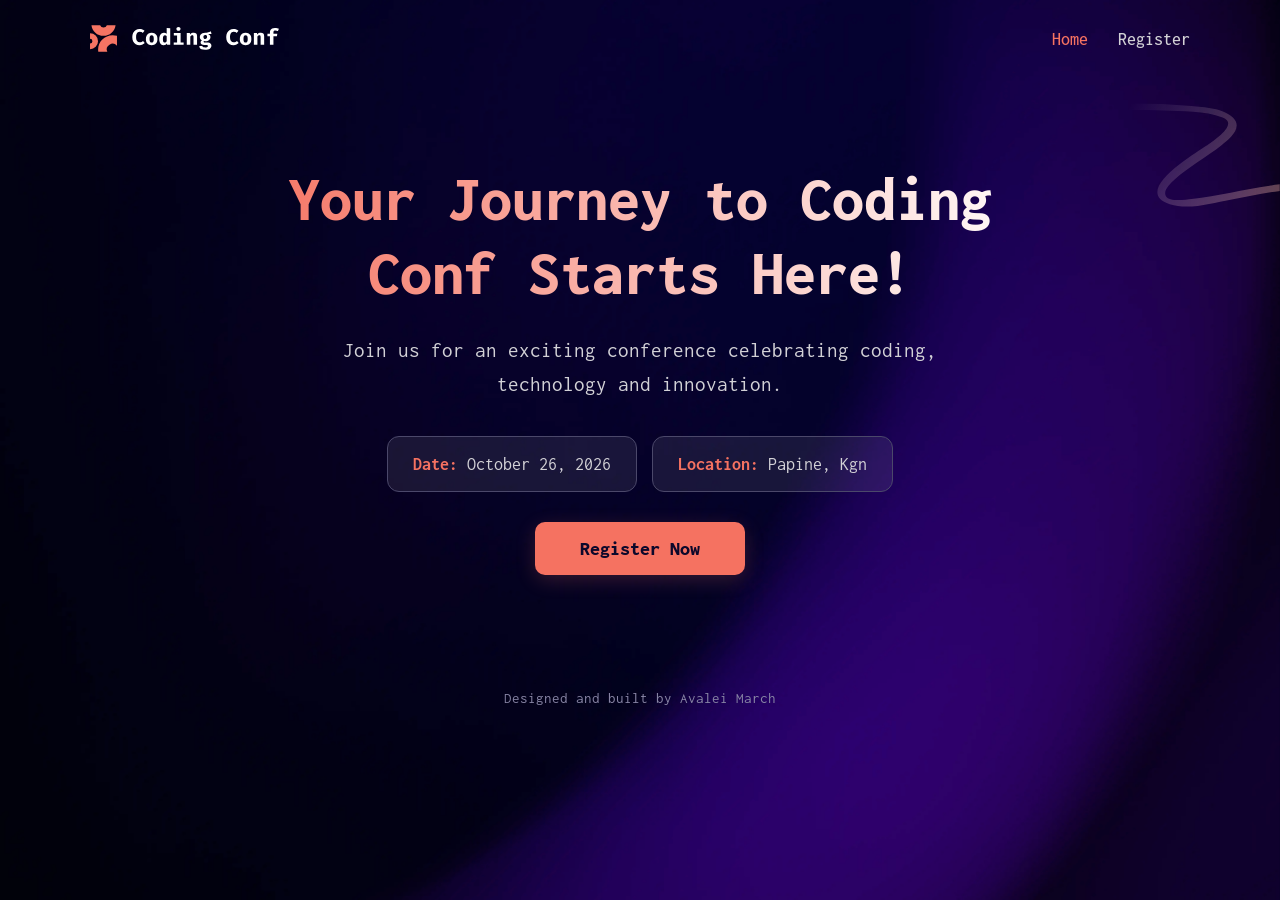
<file: HTML/index.html>
<!DOCTYPE html>
<html lang="en">

<head>
    <meta charset="UTF-8">
    <meta name="viewport" content="width=device-width, initial-scale=1.0">
        
    <title>Coding Conf</title>
        
    <link rel="icon" type="image/png"
        href="../assets/images/favicon-32x32.png">

    <link href="https://fonts.googleapis.com/css2?family=Inconsolata:wght@400;500;700;800&display=swap"
    rel="stylesheet">

    <link rel="stylesheet" href="../css/style.css">
</head>
    
<body>
    
    <header class="site-header">

        <nav class="navBar" aria-label="Main navigation">

            <a href="index.html" class="logo">
                <img src="../assets/images/logo-full.svg" alt="Coding Conf logo">
            </a>

            <ul class="nav-links">
                
                <li>
                    <a href="index.html" class="active">
                        Home
                    </a>
                </li>
                
                <li>
                    <a href="login.html">
                        Register
                    </a>
                </li>
            </ul>
        </nav
        
    </header>

    <main>

        <section class="hero">

            <h1>
                Your Journey to Coding Conf Starts Here!
            </h1>

            <p class="hero-description">
                Join us for an exciting conference celebrating coding, technology and innovation.
            </p>
            
            <div class="event-details">
                
                <p>
                    <strong>Date:</strong>
                    October 26, 2026
                </p>

                <p>
                    <strong>Location:</strong>
                    Papine, Kgn
                </p>
            </div>
           
            <a href="login.html" class="register-btn">
                Register Now
            </a>
        </section>
    </main>
    
    <footer class="site-footer">

        <p>Designed and built by Avalei March</p>
        
    </footer>

</body>
</html>
</file>
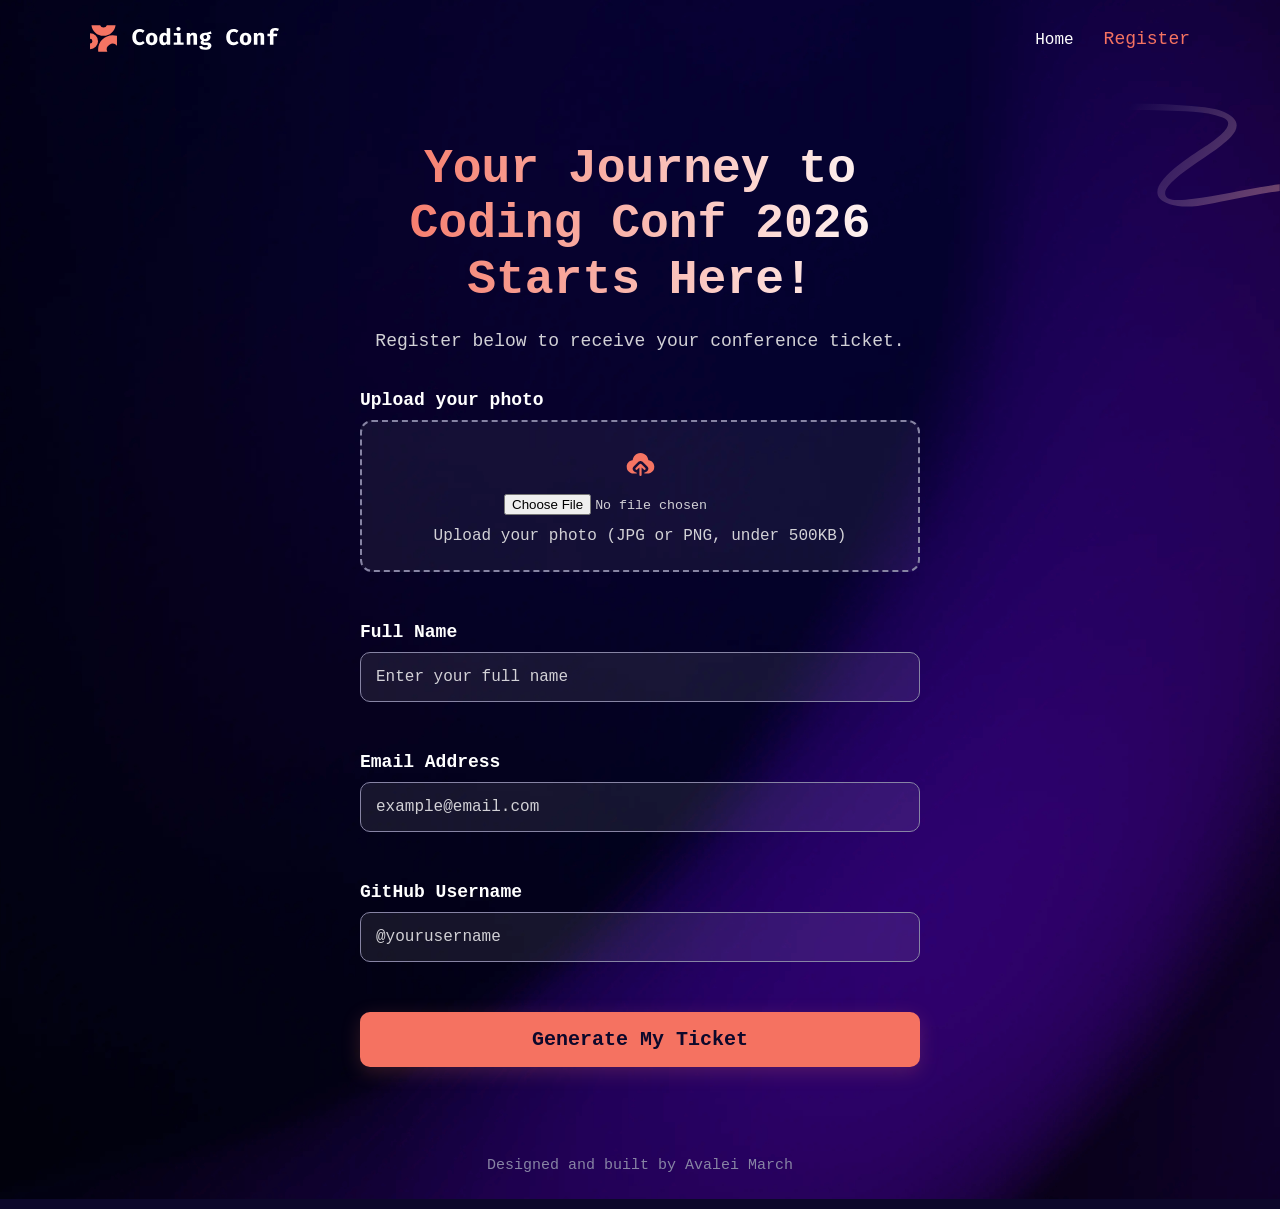
<file: HTML/login.html>
<!DOCTYPE html>
<html lang="en">
    <head>
        <meta charset="UTF-8">
        <meta name="viewport" content="width=device-width, initial-scale=1">
        <title>Coding Conf | Register</title>
        <link rel="icon" type="image/png" href="../assets/images/favicon-32x32.png">
        <link rel="stylesheet" href="../css/style.css">

        <script src="../js/validation.js" defer></script>
    </head>

    <body>
        <header class="site-header">
            <nav class="navBar" aria-label="Main navigation">
                <a href="index.html" class="logo">
                    <img src="../assets/images/logo-full.svg" alt="Coding Conf logo">
                </a>

                <ul class="nav-links">
                    <li><a href="index.html"></a>Home</li>
                    <li><a href="login.html" class="active">Register</a></li>
                </ul>
            </nav>
        </header>

        <main>
            <section class="registration">
                <h1>Your Journey to Coding Conf 2026 Starts Here!</h1>

                <p class="registration-description">
                    Register below to receive your conference ticket.
                </p>

                <form id="registration-form" novalidate>

                    <div class="form-group">
                        <label for="avatar">Upload your photo</label>

                        <div class="upload-area">
                            <img src="../assets/images/icon-upload.svg"
                            alt=""
                            class="upload-icon">

                            <input
                                type="file"
                                id="avatar"
                                name="avatar"
                                accept="image/png, image/jpeg"
                            >

                            <p>Upload your photo (JPG or PNG, under 500KB)</p>
                        </div>

                        <small class="error-message" id="avatar-error"
                            aria-live="polite"></small>
                    </div>

                    <div class="form-group">
                        <label for="fullName">Full Name</label>

                        <input
                            type="text"
                            id="fullName"
                            name="fullName"
                            placeholder="Enter your full name"
                        >

                        <small class="error-message" id="name-error"
                            aria-live="polite"></small>
                    </div>

                    <div class="form-group">
                        <label for="email">Email Address</label>

                        <input
                            type="email"
                            id="email"
                            name="email"
                            placeholder="example@email.com"
                        >

                        <small class="error-message" id="email-error"
                            aria-live="polite"></small>
                    </div>

                    <div class="form-group">
                        <label for="github">GitHub Username</label>

                        <input
                            type="text"
                            id="github"
                            name="github"
                            placeholder="@yourusername"
                        >

                        <small class="error-message" id="github-error"
                        aria-live="polite"></small>
                    </div>

                    <button type="submit" class="register-btn">
                        Generate My Ticket
                    </button>
                </form>
            </section>
        </main>
        
        <footer class="site-footer">
            <p>Designed and built by Avalei March</p>
        </footer>
    </body>
    
</html>
</file>
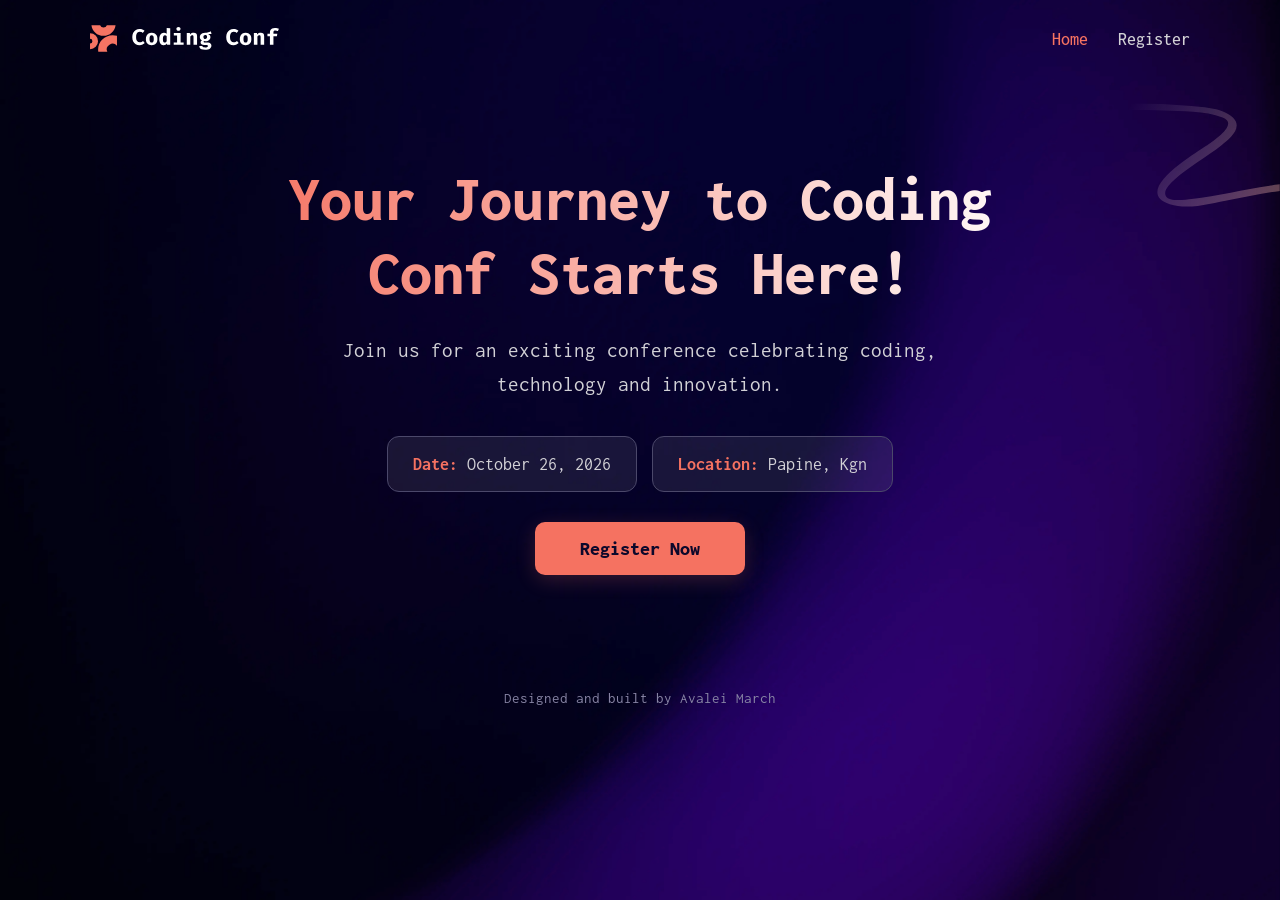
<file: HTML/ticket.html>
<!DOCTYPE html>
<html lang="en">
<head>
    <meta charset="UTF-8">
    <meta name="viewport" content="width=device-width, initial-scale=1.0">
    <title>Coding Conf | Your Ticket</title>

    <link rel="icon" type="image/png" href="../assets/images/favicon-32x32.png">
    <link rel="stylesheet" href="../css/style.css">

    <script src="../js/ticket.js" defer></script>
</head>

<body>

    <header class="site-header">
        <nav class="navBar" aria-label="Main navigation">
            <a href="index.html" class="logo">
                <img src="../assets/images/logo-full.svg" alt="Coding Conf logo">
            </a>

            <ul class="nav-links">
                <li><a href="index.html">Home</a></li>
            </ul>
        </nav>
    </header>

    <main>
        <section class="ticket-section">

            <h1 id="congratulations">
                Congrats! Your ticket is ready.
            </h1>

            <p class="ticket-description">
                Your registration for Coding Conf 2026 is complete.
                We look forward to seeing you!
            </p>

            <article class="ticket-card">

                <div class="ticket-content">

                    <img src="../assets/images/logo-full.svg"
                         alt="Coding Conf logo"
                         class="ticket-logo">

                    <p class="ticket-event-details">
                        October 26, 2026 | Papine, Kgn
                    </p>

                    <div class="attendee-details">

                        <img id="ticket-avatar"
                             src=""
                             alt="Attendee avatar"
                             class="ticket-avatar">

                        <div>
                            <h2 id="ticket-name">Attendee Name</h2>
                            <img src="../assets/images/icon-github.svg" alt="" class="github-icon">
                            <a id="ticket-github" href="#" target="_blank"
                                rel="noopener noreferrer">@username</a>
                        </div>

                    </div>

                </div>

                <p class="ticket-number" id="ticket-number">
                    #01609
                </p>

            </article>

            <p class="ticket-note">
                Keep your ticket available for the event.
            </p>

            <a href="index.html" class="register-btn ticket-home-link">
                Back to Home
            </a>

        </section>
    </main>

    <footer class="site-footer">
        <p>Designed and built by Avalei March</p>
    </footer>

</body>
</html>
</file>
<file: css/style.css>
/* =====================================
   1. ROOT VARIABLES AND GLOBAL STYLES
===================================== */

:root {
    --neutral-0: hsl(0, 0%, 100%);
    --neutral-300: hsl(252, 6%, 83%);
    --neutral-500: hsl(245, 15%, 58%);
    --neutral-700: hsl(245, 19%, 35%);
    --neutral-900: hsl(248, 70%, 10%);

    --orange-500: hsl(7, 88%, 67%);
    --orange-700: hsl(7, 71%, 60%);

    --font-main: "Inconsolata", monospace;
}

* {
    margin: 0;
    padding: 0;
    box-sizing: border-box;
}

body {
    position: relative;
    overflow-x: hidden;
    min-height: 100vh;

    font-family: var(--font-main);
    color: var(--neutral-0);

    background-color: var(--neutral-900);
    background-image: url("../assets/images/background-desktop.png");
    background-position: center top;
    background-repeat: no-repeat;
    background-size: cover;
}

a {
    text-decoration: none;
    color: inherit;
}

.nav-links {
    display: flex;
    align-items: center;
    gap: 30px;
    list-style: none;
}

:where(.hero-description, .registration-description, .ticket-description) {
    color: var(--neutral-300);
    line-height: 1.6;
}

/* =====================================
   2. DECORATIVE BACKGROUND PATTERN
===================================== */

body::before {
    content: "";
    position: absolute;
    top: 100px;
    right: 0;

    width: 230px;
    height: 180px;

    background-image: url("../assets/images/pattern-squiggly-line-top.svg");
    background-repeat: no-repeat;
    background-size: contain;

    opacity: 0.7;
    pointer-events: none;
}

.site-header,
main,
.site-footer {
    position: relative;
    z-index: 1;
}

/* =====================================
   3. NAVIGATION BAR
===================================== */

.site-header {
    width: 100%;
    padding: 25px 6%;
}

.navBar {
    display: flex;
    justify-content: space-between;
    align-items: center;

    max-width: 1100px;
    margin: 0 auto;
}

.logo img {
    display: block;
    width: 190px;
    height: auto;
}

.nav-links a {
    color: var(--neutral-300);
    font-size: 18px;
    font-weight: 500;

    transition: color 0.3s ease;
}

.nav-links a:hover,
.nav-links a.active {
    color: var(--orange-500);
}

/* =====================================
   4. LANDING PAGE HERO SECTION
===================================== */

.hero {
    max-width: 850px;
    margin: 90px auto 70px;
    padding: 20px;
    text-align: center;
}

.hero h1 {
    margin-bottom: 25px;

    font-size: clamp(2.2rem, 5vw, 4rem);
    font-weight: 800;
    line-height: 1.15;

    background: linear-gradient(
        90deg,
        var(--orange-500),
        var(--neutral-0)
    );

    background-clip: text;
    -webkit-background-clip: text;
    color: transparent;
}

.hero-description {
    max-width: 650px;
    margin: 0 auto 35px;

    font-size: clamp(1rem, 2vw, 1.3rem);
    line-height: 1.6;
}

/* =====================================
   5. EVENT DETAILS
===================================== */

.event-details {
    display: flex;
    justify-content: center;
    flex-wrap: wrap;
    gap: 15px;

    margin: 30px auto;
}

.event-details p {
    min-width: 220px;
    padding: 18px 25px;

    color: var(--neutral-300);
    font-size: 18px;

    background-color: rgba(255, 255, 255, 0.08);
    border: 1px solid var(--neutral-700);
    border-radius: 12px;

    transition:
        transform 0.3s ease,
        border-color 0.3s ease;
}

.event-details strong {
    color: var(--orange-500);
}

.event-details p:hover {
    transform: translateY(-4px);
    border-color: var(--orange-500);
}

/* =====================================
   6. REGISTRATION BUTTON
===================================== */

.register-btn {
    display: inline-block;

    padding: 16px 45px;

    color: var(--neutral-900);
    background-color: var(--orange-500);

    border: none;
    border-radius: 10px;

    font-family: inherit;
    font-size: 20px;
    font-weight: 800;

    cursor: pointer;

    box-shadow: 0 5px 20px rgba(248, 120, 105, 0.2);

    transition:
        background-color 0.3s ease,
        transform 0.3s ease,
        box-shadow 0.3s ease;
}

.register-btn:hover {
    background-color: var(--orange-700);
    transform: translateY(-3px);
    box-shadow: 0 8px 25px rgba(248, 120, 105, 0.4);
}

/* =====================================
   7. REGISTRATION PAGE
===================================== */

.registration {
    width: 90%;
    max-width: 600px;

    margin: 45px auto;
    padding: 20px;
}

.registration h1 {
    max-width: 750px;
    margin: 0 auto 20px;

    text-align: center;
    font-size: clamp(2rem, 4vw, 3rem);
    line-height: 1.15;

    background: linear-gradient(
        90deg,
        var(--orange-500),
        var(--neutral-0)
    );

    background-clip: text;
    -webkit-background-clip: text;
    color: transparent;
}

.registration-description {
    margin-bottom: 35px;

    font-size: 18px;
    line-height: 1.5;
    text-align: center;
}

/* Registration form layout */

#registration-form {
    display: flex;
    flex-direction: column;
    gap: 22px;
}

.form-group {
    display: flex;
    flex-direction: column;
    gap: 10px;
}

.form-group label {
    color: var(--neutral-0);
    font-size: 18px;
    font-weight: 700;
}

/* Text and email inputs */

.form-group input:not([type="file"]) {
    width: 100%;
    padding: 15px;

    color: var(--neutral-0);
    background-color: rgba(255, 255, 255, 0.08);

    border: 1px solid var(--neutral-500);
    border-radius: 10px;

    font-family: inherit;
    font-size: 16px;
}

.form-group input::placeholder {
    color: var(--neutral-300);
}

.form-group input:focus-visible {
    outline: 2px solid var(--orange-500);
    outline-offset: 3px;
}

/* Avatar upload area */

.upload-area {
    padding: 25px 15px;

    text-align: center;
    background-color: rgba(255, 255, 255, 0.06);

    border: 2px dashed var(--neutral-500);
    border-radius: 12px;

    transition: border-color 0.3s ease;
}

.upload-area:hover {
    border-color: var(--orange-500);
}

.upload-icon {
    display: block;
    width: 35px;
    height: 35px;

    margin: 0 auto 12px;
}

.upload-area p {
    margin-top: 12px;
    color: var(--neutral-300);
}

/* File input */

.form-group input[type="file"] {
    max-width: 100%;
    color: var(--neutral-300);
    font-family: inherit;
}

/* Validation error messages */

.error-message {
    min-height: 18px;

    color: var(--orange-500);
    font-size: 14px;
}

/* Highlight a field when an error is displayed */

.form-group:has(.error-message:not(:empty)) input {
    border-color: var(--orange-500);
}

/* Registration button */

#registration-form .register-btn {
    width: 100%;
}

#registration-form .register-btn:hover {
    transform: translateY(-2px);
}

/* =====================================
   8. TICKET CONFIRMATION PAGE
===================================== */

.ticket-section {
    width: 90%;
    max-width: 850px;

    margin: 55px auto;
    text-align: center;
}

.ticket-section h1 {
    margin-bottom: 20px;

    font-size: clamp(2rem, 5vw, 3.5rem);
    line-height: 1.2;

    background: linear-gradient(
        90deg,
        var(--orange-500),
        var(--neutral-0)
    );

    background-clip: text;
    -webkit-background-clip: text;
    color: transparent;
}

.ticket-description {
    margin-bottom: 40px;

    font-size: 18px;
    line-height: 1.6;
}

/* Ticket glassmorphism container */

.ticket-card {
    display: flex;
    justify-content: space-between;
    align-items: center;
    gap: 20px;

    padding: 30px;

    text-align: left;

    background-color: rgba(255, 255, 255, 0.09);
    border: 1px solid rgba(255, 255, 255, 0.35);
    border-radius: 18px;

    backdrop-filter: blur(12px);
    box-shadow: 0 10px 30px rgba(0, 0, 0, 0.2);
}

.ticket-logo {
    width: 190px;
    height: auto;
}

.ticket-event-details {
    margin: 15px 0 30px;
    color: var(--neutral-300);
}

/* Attendee details */

.attendee-details {
    display: flex;
    align-items: center;
    gap: 15px;
}

.ticket-avatar {
    width: 65px;
    height: 65px;

    border-radius: 12px;
    object-fit: cover;
}

.attendee-details h2 {
    margin-bottom: 8px;

    color: var(--neutral-0);
    font-size: 22px;
}

#ticket-github {
    color: var(--neutral-300);
}

.github-icon {
    float: left;
    width: 18px;
    margin: 3px 8px 0 0;
}

/* Ticket serial number */

.ticket-number {
    padding-left: 20px;

    color: var(--neutral-300);
    font-size: 22px;

    border-left: 1px solid rgba(255, 255, 255, 0.3);
}

.ticket-note {
    margin: 25px 0;
    color: var(--neutral-300);
}

.ticket-home-link {
    display: inline-block;
}

/* =====================================
   9. FOOTER
===================================== */

.site-footer {
    padding: 25px 15px;

    color: var(--neutral-500);
    font-size: 15px;
    text-align: center;
}

/* =====================================
   10. TABLET RESPONSIVE DESIGN
===================================== */

@media (max-width: 1024px) {

    body {
        background-image: url("../assets/images/background-tablet.png");
    }

    .hero {
        margin-top: 65px;
    }

}

/* =====================================
   11. MOBILE RESPONSIVE DESIGN
===================================== */

@media (max-width: 600px) {

    body {
        background-image: url("../assets/images/background-mobile.png");
    }

    .site-header {
        padding: 20px 18px;
    }

    .logo img {
        width: 165px;
    }

    .nav-links {
        gap: 18px;
    }

    .nav-links a {
        font-size: 16px;
    }

    /* Landing page */

    .hero {
        margin: 35px auto;
        padding: 18px;
    }

    .hero h1 {
        font-size: clamp(2rem, 8vw, 2.7rem);
    }

    .hero-description {
        font-size: 16px;
    }

    .event-details {
        flex-direction: column;
        align-items: stretch;
    }

    .event-details p {
        min-width: 0;
        width: 100%;
    }

    .register-btn {
        width: 100%;
        padding: 15px 20px;
    }

    /* Registration page */

    .registration {
        width: 100%;
        margin: 25px auto;
        padding: 18px;
    }

    .registration h1 {
        font-size: 2rem;
    }

    .registration-description {
        font-size: 16px;
    }

    /* Ticket page */

    .ticket-section {
        margin: 30px auto;
    }

    .ticket-card {
        padding: 20px;
        gap: 12px;
    }

    .ticket-logo {
        width: 150px;
    }

    .ticket-avatar {
        width: 50px;
        height: 50px;
    }

    .attendee-details h2 {
        font-size: 17px;
    }

    .ticket-number {
        padding-left: 10px;
        font-size: 16px;
    }

}

/* =====================================
   12. VERY SMALL MOBILE SCREENS
===================================== */

@media (max-width: 360px) {

    .site-header {
        padding: 20px 12px;
    }

    .logo img {
        width: 145px;
    }

    .nav-links {
        gap: 12px;
    }

    .nav-links a {
        font-size: 15px;
    }

    .hero h1 {
        font-size: 1.9rem;
    }

    .registration h1 {
        font-size: 1.8rem;
    }

    .ticket-card {
        padding: 14px;
    }

}

/* =====================================
   13. ACCESSIBILITY: KEYBOARD FOCUS
===================================== */

:is(.nav-links a, .register-btn):focus-visible {
    outline: 3px solid var(--neutral-0);
    outline-offset: 5px;
}

/* =====================================
   14. REDUCED MOTION ACCESSIBILITY
===================================== */

@media (prefers-reduced-motion: reduce) {

    *,
    *::before,
    *::after {
        transition-duration: 0.01ms !important;
        animation-duration: 0.01ms !important;
    }

}
</file>
